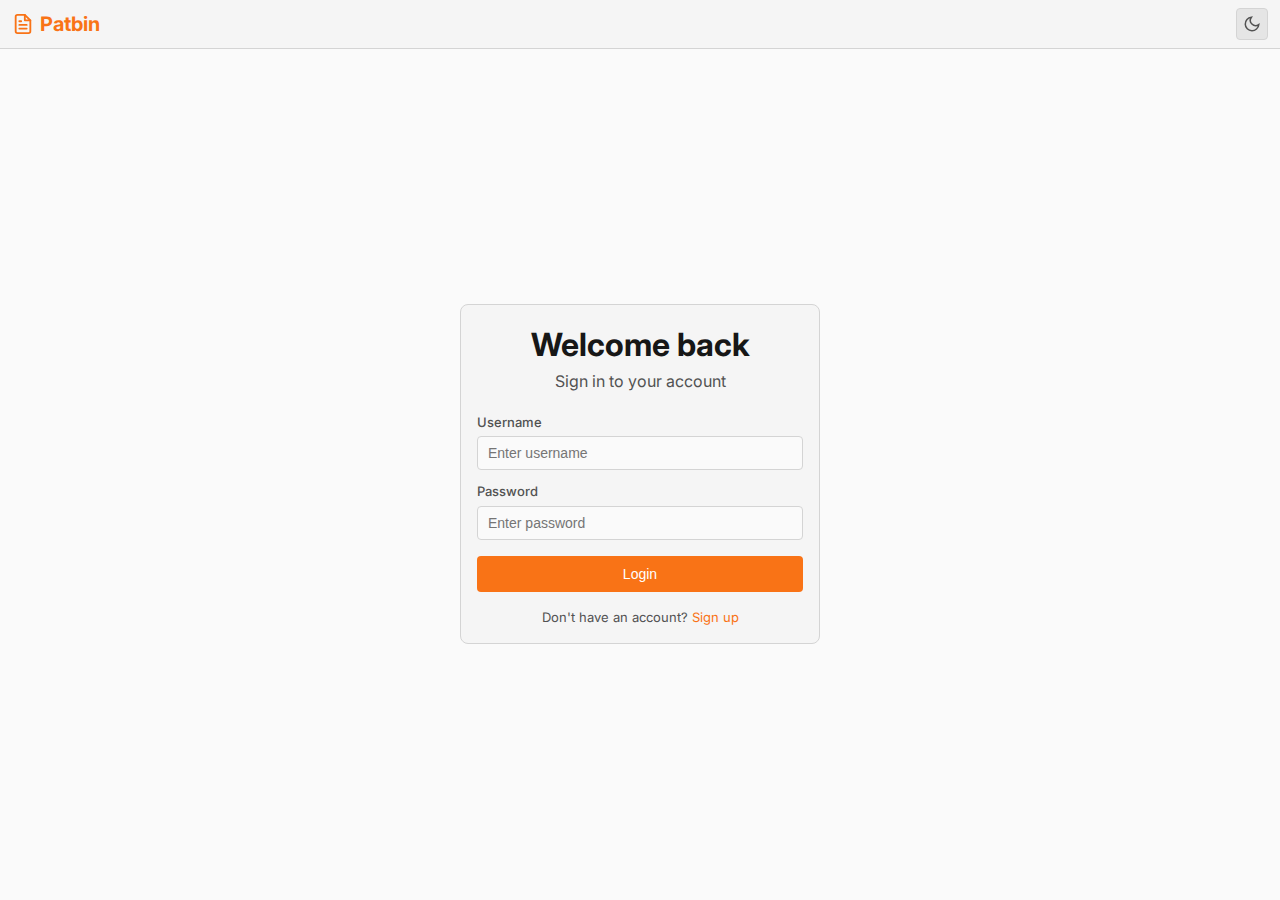
<file: templates/login.html>
<!DOCTYPE html>
<html lang="en">
<head>
    <meta charset="UTF-8">
    <meta name="viewport" content="width=device-width, initial-scale=1.0">
    <title>{{.title}}</title>
    <link rel="preconnect" href="https://fonts.googleapis.com">
    <link rel="preconnect" href="https://fonts.gstatic.com" crossorigin>
    <link href="https://fonts.googleapis.com/css2?family=Inter:wght@400;500;600;700&family=JetBrains+Mono:wght@400;500&display=swap" rel="stylesheet">
    <link href="/static/css/style.css" rel="stylesheet">
</head>
<body>
    <nav class="navbar">
        <div class="container">
            <a href="/" class="logo">
                <svg viewBox="0 0 24 24" fill="none" stroke="currentColor" stroke-width="2" stroke-linecap="round" stroke-linejoin="round">
                    <path d="M14 2H6a2 2 0 0 0-2 2v16a2 2 0 0 0 2 2h12a2 2 0 0 0 2-2V8z"/>
                    <polyline points="14 2 14 8 20 8"/>
                    <line x1="16" y1="13" x2="8" y2="13"/>
                    <line x1="16" y1="17" x2="8" y2="17"/>
                    <polyline points="10 9 9 9 8 9"/>
                </svg>
                Patbin
            </a>
            <div class="nav-links">
                <button class="theme-toggle" onclick="toggleTheme()" title="Toggle theme">
                    <svg class="sun" viewBox="0 0 24 24" fill="none" stroke="currentColor" stroke-width="2">
                        <circle cx="12" cy="12" r="5"/>
                        <line x1="12" y1="1" x2="12" y2="3"/>
                        <line x1="12" y1="21" x2="12" y2="23"/>
                        <line x1="4.22" y1="4.22" x2="5.64" y2="5.64"/>
                        <line x1="18.36" y1="18.36" x2="19.78" y2="19.78"/>
                        <line x1="1" y1="12" x2="3" y2="12"/>
                        <line x1="21" y1="12" x2="23" y2="12"/>
                        <line x1="4.22" y1="19.78" x2="5.64" y2="18.36"/>
                        <line x1="18.36" y1="5.64" x2="19.78" y2="4.22"/>
                    </svg>
                    <svg class="moon" viewBox="0 0 24 24" fill="none" stroke="currentColor" stroke-width="2">
                        <path d="M21 12.79A9 9 0 1 1 11.21 3 7 7 0 0 0 21 12.79z"/>
                    </svg>
                </button>
            </div>
        </div>
    </nav>

    <main class="auth-page">
        <div class="card auth-card">
            <div class="auth-header">
                <h1>Welcome back</h1>
                <p class="text-muted">Sign in to your account</p>
            </div>

            <form id="login-form">
                <div class="form-group">
                    <label class="form-label" for="username">Username</label>
                    <input type="text" id="username" name="username" class="form-input" placeholder="Enter username" required autocomplete="username">
                </div>

                <div class="form-group">
                    <label class="form-label" for="password">Password</label>
                    <input type="password" id="password" name="password" class="form-input" placeholder="Enter password" required autocomplete="current-password">
                </div>

                <div class="mt-4">
                    <button type="submit" class="btn btn-primary btn-lg" style="width: 100%">Login</button>
                </div>
            </form>

            <div class="auth-footer">
                Don't have an account? <a href="/register">Sign up</a>
            </div>
        </div>
    </main>

    <script src="/static/js/app.js"></script>
</body>
</html>
</file>
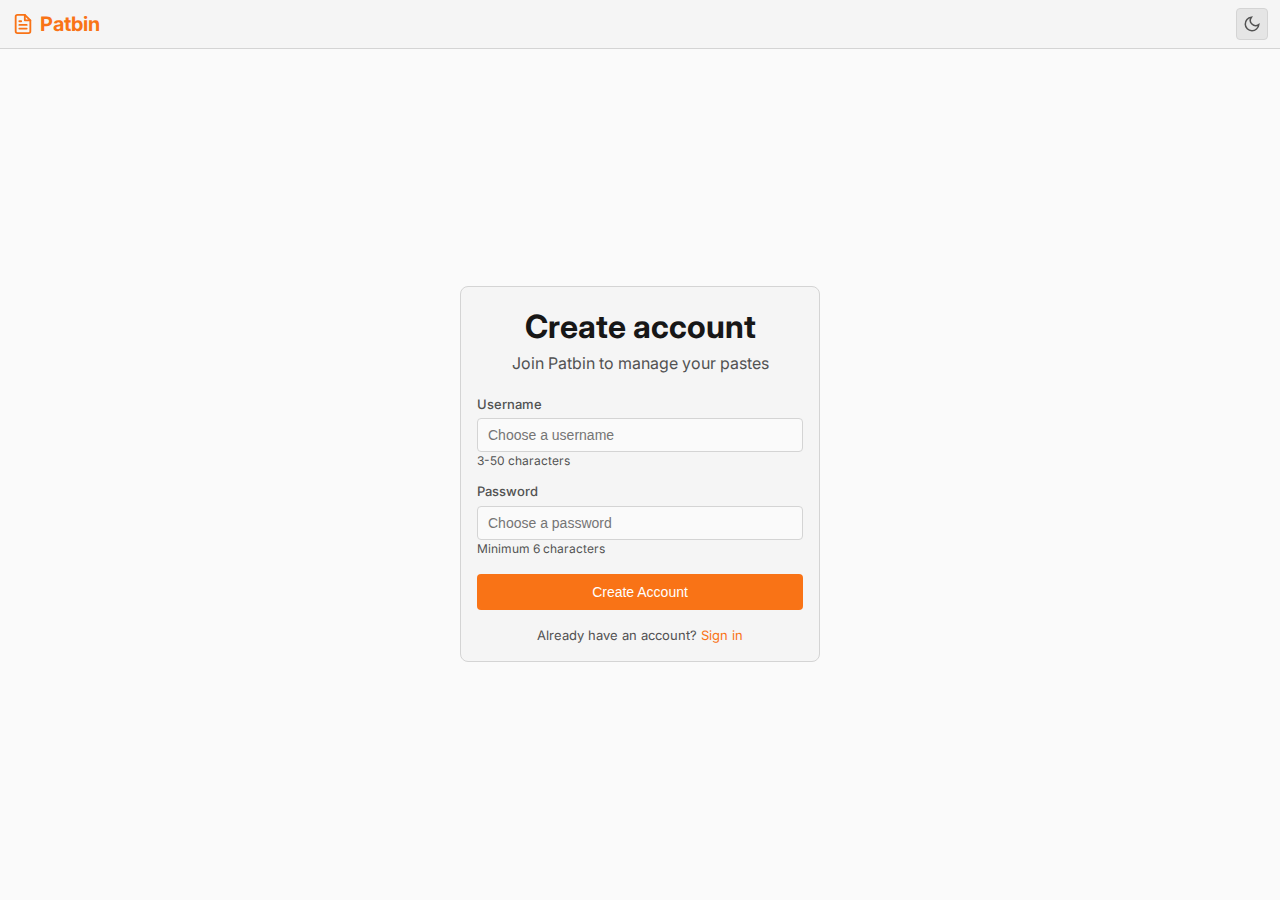
<file: templates/register.html>
<!DOCTYPE html>
<html lang="en">
<head>
    <meta charset="UTF-8">
    <meta name="viewport" content="width=device-width, initial-scale=1.0">
    <title>{{.title}}</title>
    <link rel="preconnect" href="https://fonts.googleapis.com">
    <link rel="preconnect" href="https://fonts.gstatic.com" crossorigin>
    <link href="https://fonts.googleapis.com/css2?family=Inter:wght@400;500;600;700&family=JetBrains+Mono:wght@400;500&display=swap" rel="stylesheet">
    <link href="/static/css/style.css" rel="stylesheet">
</head>
<body>
    <nav class="navbar">
        <div class="container">
            <a href="/" class="logo">
                <svg viewBox="0 0 24 24" fill="none" stroke="currentColor" stroke-width="2" stroke-linecap="round" stroke-linejoin="round">
                    <path d="M14 2H6a2 2 0 0 0-2 2v16a2 2 0 0 0 2 2h12a2 2 0 0 0 2-2V8z"/>
                    <polyline points="14 2 14 8 20 8"/>
                    <line x1="16" y1="13" x2="8" y2="13"/>
                    <line x1="16" y1="17" x2="8" y2="17"/>
                    <polyline points="10 9 9 9 8 9"/>
                </svg>
                Patbin
            </a>
            <div class="nav-links">
                <button class="theme-toggle" onclick="toggleTheme()" title="Toggle theme">
                    <svg class="sun" viewBox="0 0 24 24" fill="none" stroke="currentColor" stroke-width="2">
                        <circle cx="12" cy="12" r="5"/>
                        <line x1="12" y1="1" x2="12" y2="3"/>
                        <line x1="12" y1="21" x2="12" y2="23"/>
                        <line x1="4.22" y1="4.22" x2="5.64" y2="5.64"/>
                        <line x1="18.36" y1="18.36" x2="19.78" y2="19.78"/>
                        <line x1="1" y1="12" x2="3" y2="12"/>
                        <line x1="21" y1="12" x2="23" y2="12"/>
                        <line x1="4.22" y1="19.78" x2="5.64" y2="18.36"/>
                        <line x1="18.36" y1="5.64" x2="19.78" y2="4.22"/>
                    </svg>
                    <svg class="moon" viewBox="0 0 24 24" fill="none" stroke="currentColor" stroke-width="2">
                        <path d="M21 12.79A9 9 0 1 1 11.21 3 7 7 0 0 0 21 12.79z"/>
                    </svg>
                </button>
            </div>
        </div>
    </nav>

    <main class="auth-page">
        <div class="card auth-card">
            <div class="auth-header">
                <h1>Create account</h1>
                <p class="text-muted">Join Patbin to manage your pastes</p>
            </div>

            <form id="register-form">
                <div class="form-group">
                    <label class="form-label" for="username">Username</label>
                    <input type="text" id="username" name="username" class="form-input" placeholder="Choose a username" required minlength="3" maxlength="50" autocomplete="username">
                    <small class="text-muted mt-1" style="display: block; font-size: 0.75rem;">3-50 characters</small>
                </div>

                <div class="form-group">
                    <label class="form-label" for="password">Password</label>
                    <input type="password" id="password" name="password" class="form-input" placeholder="Choose a password" required minlength="6" autocomplete="new-password">
                    <small class="text-muted mt-1" style="display: block; font-size: 0.75rem;">Minimum 6 characters</small>
                </div>

                <div class="mt-4">
                    <button type="submit" class="btn btn-primary btn-lg" style="width: 100%">Create Account</button>
                </div>
            </form>

            <div class="auth-footer">
                Already have an account? <a href="/login">Sign in</a>
            </div>
        </div>
    </main>

    <script src="/static/js/app.js"></script>
</body>
</html>
</file>
<file: static/css/style.css>
:root {
    --bg-primary: #fafafa;
    --bg-secondary: #f5f5f5;
    --bg-tertiary: #e5e5e5;
    --bg-code: #1c1c1c;
    --text-primary: #171717;
    --text-secondary: #525252;
    --text-tertiary: #a3a3a3;
    --accent: #f97316;
    --accent-hover: #ea580c;
    --accent-light: #fff7ed;
    --border: #d4d4d4;
    --success: #22c55e;
    --warning: #f59e0b;
    --error: #ef4444;
    --shadow: 0 1px 3px rgb(0 0 0 / 0.1);
    --radius: 4px;
    --radius-lg: 8px;
    --font-mono: 'JetBrains Mono', monospace;
}

[data-theme="dark"] {
    --bg-primary: #111111;
    --bg-secondary: #181818;
    --bg-tertiary: #222222;
    --bg-code: #111111;
    --text-primary: #e5e5e5;
    --text-secondary: #999999;
    --text-tertiary: #555555;
    --accent: #fb923c;
    --accent-hover: #fdba74;
    --accent-light: #2d1a0a;
    --border: #2d2d2d;
}

*,
*::before,
*::after {
    box-sizing: border-box;
    margin: 0;
    padding: 0;
}

::-webkit-scrollbar {
    width: 10px;
    height: 10px;
}

::-webkit-scrollbar-track {
    background: var(--bg-secondary);
}

::-webkit-scrollbar-thumb {
    background: var(--border);
    border-radius: 5px;
    border: 2px solid var(--bg-secondary);
}

::-webkit-scrollbar-thumb:hover {
    background: var(--accent);
}

* {
    scrollbar-width: thin;
    scrollbar-color: var(--border) var(--bg-secondary);
}

html {
    font-size: 16px;
}

body {
    font-family: 'Inter', -apple-system, BlinkMacSystemFont, sans-serif;
    background: var(--bg-primary);
    color: var(--text-primary);
    line-height: 1.5;
    min-height: 100vh;
}

a {
    color: var(--accent);
    text-decoration: none;
}

a:hover {
    color: var(--accent-hover);
}

.container {
    max-width: 1400px;
    margin: 0 auto;
    padding: 0 12px;
}

.navbar {
    background: var(--bg-secondary);
    border-bottom: 1px solid var(--border);
    padding: 8px 0;
    position: sticky;
    top: 0;
    z-index: 100;
}

.navbar .container {
    display: flex;
    align-items: center;
    justify-content: space-between;
}

.logo {
    font-size: 1.25rem;
    font-weight: 700;
    color: var(--accent);
    display: flex;
    align-items: center;
    gap: 6px;
}

.logo svg {
    width: 22px;
    height: 22px;
}

.nav-links {
    display: flex;
    align-items: center;
    gap: 6px;
}

.btn {
    display: inline-flex;
    align-items: center;
    justify-content: center;
    gap: 4px;
    padding: 6px 12px;
    font-size: 13px;
    font-weight: 500;
    border-radius: var(--radius);
    border: none;
    cursor: pointer;
    transition: all 0.15s;
    text-decoration: none;
}

.btn-primary {
    background: var(--accent);
    color: #fff;
}

.btn-primary:hover {
    background: var(--accent-hover);
    color: #fff;
}

.btn-secondary {
    background: var(--bg-tertiary);
    color: var(--text-primary);
    border: 1px solid var(--border);
}

.btn-secondary:hover {
    background: var(--border);
}

.btn-ghost {
    background: transparent;
    color: var(--text-secondary);
}

.btn-ghost:hover {
    background: var(--bg-tertiary);
}

.btn-danger {
    background: var(--error);
    color: #fff;
}

.btn-sm {
    padding: 4px 8px;
    font-size: 12px;
}

.btn-lg {
    padding: 10px 20px;
    font-size: 14px;
}

.form-group {
    margin-bottom: 12px;
}

.form-label {
    display: block;
    font-size: 13px;
    font-weight: 500;
    margin-bottom: 4px;
    color: var(--text-secondary);
}

.form-input,
.form-textarea,
.form-select {
    width: 100%;
    padding: 8px 10px;
    font-size: 14px;
    border: 1px solid var(--border);
    border-radius: var(--radius);
    background: var(--bg-primary);
    color: var(--text-primary);
}

.form-input:focus,
.form-textarea:focus,
.form-select:focus {
    outline: none;
    border-color: var(--accent);
}

.form-textarea {
    font-family: var(--font-mono);
    font-size: 13px;
    min-height: 60vh;
    resize: vertical;
}

.form-row {
    display: grid;
    grid-template-columns: repeat(auto-fit, minmax(140px, 1fr));
    gap: 12px;
}

.form-checkbox {
    display: flex;
    align-items: center;
    gap: 8px;
    cursor: pointer;
}

.form-checkbox input[type="checkbox"] {
    -webkit-appearance: none;
    appearance: none;
    width: 18px;
    height: 18px;
    border: 2px solid var(--border);
    border-radius: 4px;
    background: var(--bg-primary);
    cursor: pointer;
    position: relative;
}

.form-checkbox input:checked {
    background: var(--accent);
    border-color: var(--accent);
}

.form-checkbox input:checked::after {
    content: '';
    position: absolute;
    top: 2px;
    left: 5px;
    width: 4px;
    height: 8px;
    border: solid #fff;
    border-width: 0 2px 2px 0;
    transform: rotate(45deg);
}

.form-checkbox span {
    font-size: 14px;
}

.card {
    background: var(--bg-secondary);
    border: 1px solid var(--border);
    border-radius: var(--radius-lg);
    padding: 16px;
}

.card-header {
    display: flex;
    align-items: center;
    justify-content: space-between;
    margin-bottom: 12px;
    padding-bottom: 12px;
    border-bottom: 1px solid var(--border);
}

.code-container {
    background: var(--bg-secondary);
    border: 1px solid var(--border);
    border-radius: var(--radius-lg);
    overflow: hidden;
}

[data-theme="dark"] .code-container {
    background: var(--bg-code);
}

.code-header {
    display: flex;
    align-items: center;
    justify-content: space-between;
    flex-wrap: wrap;
    gap: 8px;
    padding: 8px 12px;
    background: var(--bg-tertiary);
    border-bottom: 1px solid var(--border);
}

[data-theme="dark"] .code-header {
    background: rgba(0, 0, 0, 0.3);
    border-color: var(--border);
}

.code-title {
    font-size: 13px;
    font-weight: 500;
    display: flex;
    align-items: center;
    gap: 6px;
}

.code-meta {
    display: flex;
    align-items: center;
    gap: 12px;
    font-size: 12px;
    color: var(--text-tertiary);
}

.code-actions {
    display: flex;
    gap: 6px;
    padding: 6px 12px;
    background: var(--bg-tertiary);
    flex-wrap: wrap;
}

[data-theme="dark"] .code-actions {
    background: rgba(0, 0, 0, 0.2);
}

.code-body {
    display: flex;
    overflow-x: auto;
}

.code-body.wrap-text {
    overflow-x: hidden;
}

.code-body.wrap-text .code-content {
    overflow-x: hidden;
    overflow-y: auto;
}

.code-body.wrap-text .code-content pre,
.code-body.wrap-text .code-content code {
    white-space: pre-wrap !important;
    word-wrap: break-word !important;
    overflow-wrap: break-word !important;
}

.line-numbers {
    flex-shrink: 0;
    padding: 10px 0;
    text-align: right;
    background: var(--bg-tertiary);
    border-right: 1px solid var(--border);
    user-select: none;
}

[data-theme="dark"] .line-numbers {
    background: rgba(0, 0, 0, 0.2);
}

.line-numbers span {
    display: block;
    padding: 0 10px;
    font-family: var(--font-mono);
    font-size: 12px;
    line-height: 1.5;
    color: var(--text-tertiary);
}

.code-content {
    flex: 1;
    padding: 10px 12px;
    overflow-x: auto;
    background: var(--bg-primary);
}

[data-theme="dark"] .code-content {
    background: transparent;
}

.code-content pre {
    margin: 0;
    font-family: var(--font-mono);
    font-size: 13px;
    line-height: 1.5;
    color: var(--text-primary);
    white-space: pre;
}

[data-theme="dark"] .code-content pre {
    color: #c9d1d9;
}

.paste-list {
    display: flex;
    flex-direction: column;
    gap: 8px;
}

.paste-item {
    display: flex;
    align-items: center;
    gap: 12px;
    padding: 10px;
    background: var(--bg-secondary);
    border: 1px solid var(--border);
    border-radius: var(--radius);
}

.paste-item:hover {
    border-color: var(--accent);
}

.paste-icon {
    width: 36px;
    height: 36px;
    border-radius: var(--radius);
    background: var(--accent-light);
    color: var(--accent);
    display: flex;
    align-items: center;
    justify-content: center;
}

.paste-info {
    flex: 1;
    min-width: 0;
}

.paste-name {
    font-weight: 500;
    white-space: nowrap;
    overflow: hidden;
    text-overflow: ellipsis;
}

.paste-details {
    font-size: 12px;
    color: var(--text-tertiary);
    display: flex;
    flex-wrap: wrap;
    gap: 6px;
}

.paste-badge {
    padding: 2px 6px;
    font-size: 11px;
    font-weight: 500;
    border-radius: 99px;
    background: var(--bg-tertiary);
}

.paste-badge.public {
    background: #dcfce7;
    color: #166534;
}

[data-theme="dark"] .paste-badge.public {
    background: #14532d;
    color: #86efac;
}

.paste-badge.private {
    background: #fef3c7;
    color: #92400e;
}

[data-theme="dark"] .paste-badge.private {
    background: #78350f;
    color: #fcd34d;
}

.stats-grid {
    display: grid;
    grid-template-columns: repeat(auto-fit, minmax(100px, 1fr));
    gap: 10px;
    margin-bottom: 16px;
}

.stat-card {
    background: var(--bg-tertiary);
    border-radius: var(--radius);
    padding: 12px;
    text-align: center;
}

.stat-value {
    font-size: 1.25rem;
    font-weight: 700;
    color: var(--accent);
}

.stat-label {
    font-size: 12px;
    color: var(--text-tertiary);
}

.theme-toggle {
    background: var(--bg-tertiary);
    border: 1px solid var(--border);
    border-radius: var(--radius);
    padding: 6px;
    cursor: pointer;
    display: flex;
}

.theme-toggle svg {
    width: 18px;
    height: 18px;
    color: var(--text-secondary);
}

.theme-toggle .sun {
    display: none;
}

[data-theme="dark"] .theme-toggle .sun {
    display: block;
}

[data-theme="dark"] .theme-toggle .moon {
    display: none;
}

.toast-container {
    position: fixed;
    bottom: 16px;
    right: 16px;
    z-index: 1000;
    display: flex;
    flex-direction: column;
    gap: 6px;
}

.toast {
    background: var(--bg-secondary);
    border: 1px solid var(--border);
    border-radius: var(--radius);
    padding: 10px 14px;
    box-shadow: var(--shadow);
    display: flex;
    align-items: center;
    gap: 8px;
    animation: slideIn 0.3s;
}

.toast.success {
    border-left: 3px solid var(--success);
}

.toast.error {
    border-left: 3px solid var(--error);
}

@keyframes slideIn {
    from {
        opacity: 0;
        transform: translateX(100%);
    }

    to {
        opacity: 1;
        transform: translateX(0);
    }
}

.page {
    padding: 16px 0;
}

.page-header {
    margin-bottom: 16px;
}

.page-title {
    font-size: 1.25rem;
    font-weight: 600;
}

.page-subtitle {
    color: var(--text-secondary);
    font-size: 14px;
}

.auth-page {
    min-height: calc(100vh - 50px);
    display: flex;
    align-items: center;
    justify-content: center;
    padding: 20px;
}

.auth-card {
    width: 100%;
    max-width: 360px;
}

.auth-header {
    text-align: center;
    margin-bottom: 20px;
}

.auth-footer {
    text-align: center;
    margin-top: 16px;
    font-size: 13px;
    color: var(--text-secondary);
}

.error-page {
    min-height: calc(100vh - 50px);
    display: flex;
    flex-direction: column;
    align-items: center;
    justify-content: center;
    text-align: center;
    padding: 20px;
}

.error-code {
    font-size: 4rem;
    font-weight: 700;
    color: var(--accent);
    line-height: 1;
}

.error-message {
    font-size: 1rem;
    color: var(--text-secondary);
    margin: 12px 0 20px;
}

@media (max-width: 768px) {
    .container {
        padding: 0 8px;
    }

    .code-header {
        flex-direction: column;
        align-items: flex-start;
    }

    .form-row {
        grid-template-columns: 1fr;
    }

    .paste-item {
        flex-direction: column;
        align-items: flex-start;
    }
}

.hidden {
    display: none !important;
}

.flex {
    display: flex;
}

.gap-2 {
    gap: 8px;
}

.gap-3 {
    gap: 12px;
}

.mt-2 {
    margin-top: 8px;
}

.mt-3 {
    margin-top: 12px;
}

.mt-4 {
    margin-top: 16px;
}

.text-center {
    text-align: center;
}

.text-sm {
    font-size: 13px;
}

.text-muted {
    color: var(--text-secondary);
}

.font-mono {
    font-family: var(--font-mono);
}

code[class*="language-"],
pre[class*="language-"] {
    font-family: var(--font-mono);
    font-size: 13px;
    line-height: 1.5;
    background: none;
    color: var(--text-primary);
}

.token.comment,
.token.prolog,
.token.cdata {
    color: #6b7280;
}

.token.punctuation {
    color: #475569;
}

.token.property,
.token.tag,
.token.number,
.token.constant,
.token.symbol {
    color: #d946ef;
}

.token.selector,
.token.string,
.token.char,
.token.builtin {
    color: #16a34a;
}

.token.operator,
.token.url {
    color: #0891b2;
}

.token.keyword {
    color: #7c3aed;
}

.token.function,
.token.class-name {
    color: #ca8a04;
}

.token.regex,
.token.variable {
    color: #ea580c;
}

[data-theme="dark"] code[class*="language-"],
[data-theme="dark"] pre[class*="language-"] {
    color: #c9d1d9;
}

[data-theme="dark"] .token.punctuation {
    color: #8b949e;
}

[data-theme="dark"] .token.property,
[data-theme="dark"] .token.tag,
[data-theme="dark"] .token.number,
[data-theme="dark"] .token.constant {
    color: #79c0ff;
}

[data-theme="dark"] .token.selector,
[data-theme="dark"] .token.string,
[data-theme="dark"] .token.char {
    color: #a5d6ff;
}

[data-theme="dark"] .token.operator,
[data-theme="dark"] .token.url {
    color: #ffa657;
}

[data-theme="dark"] .token.keyword {
    color: #ff7b72;
}

[data-theme="dark"] .token.function,
[data-theme="dark"] .token.class-name {
    color: #d2a8ff;
}

[data-theme="dark"] .token.regex,
[data-theme="dark"] .token.variable {
    color: #7ee787;
}
</file>
